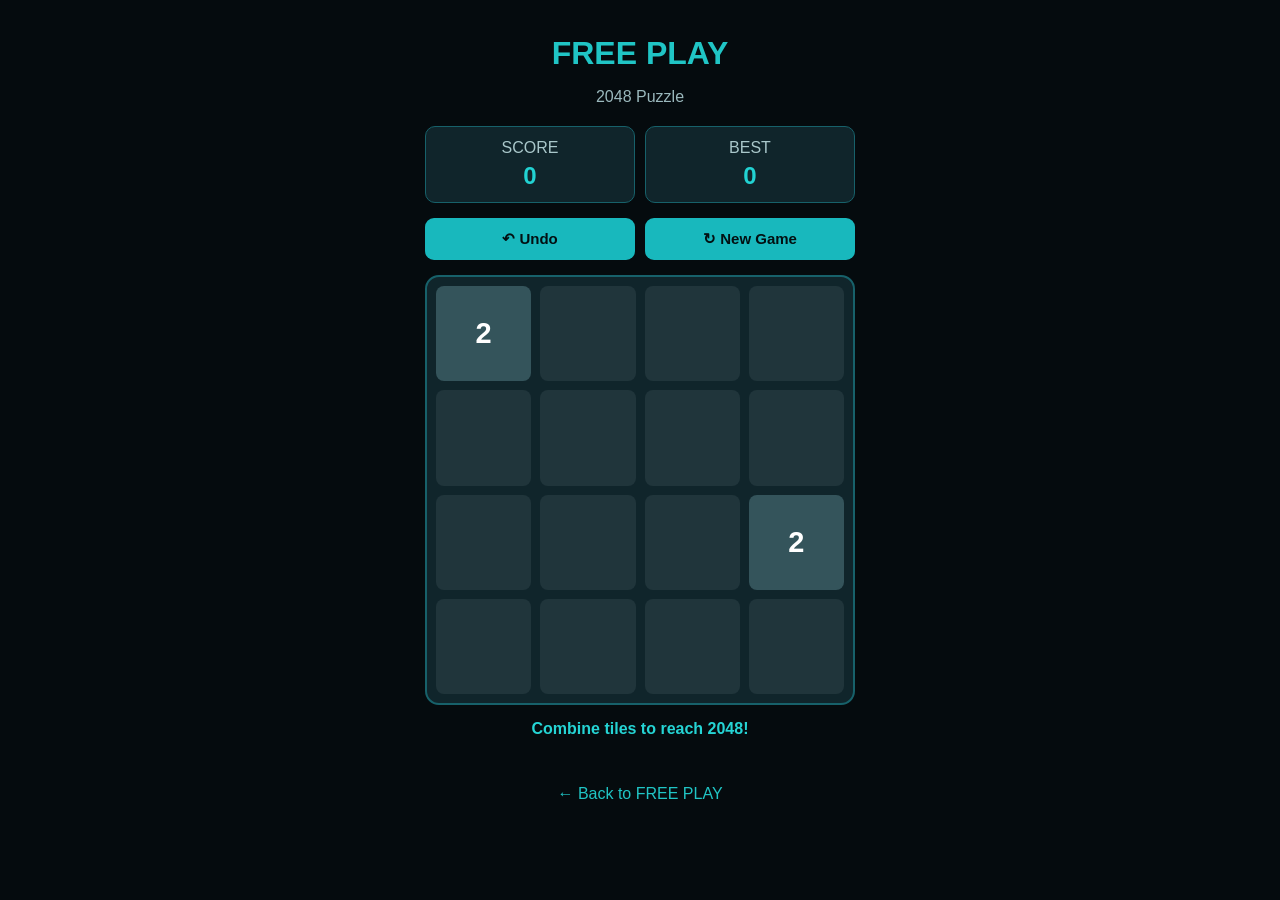
<file: games/2048.html>
<!DOCTYPE html>
<html lang="en">
<head>
<meta charset="UTF-8">
<meta name="viewport" content="width=device-width, initial-scale=1">
<title>2048 Puzzle | FREE PLAY</title>
<style>
*{box-sizing:border-box}
body{
 margin:0;padding:20px;background:#050b0e;color:white;
 font-family:Arial,sans-serif;display:flex;justify-content:center;
}
.container{width:100%;max-width:430px;text-align:center}
h1{color:#20c5c5;margin:15px 0 5px}
.subtitle{color:#9bb9bd;margin-bottom:20px}
.scores{display:flex;gap:10px;margin-bottom:15px}
.score{
 flex:1;background:#10252b;border:1px solid #17616a;
 border-radius:10px;padding:12px;color:#a9c7ca
}
.score strong{display:block;color:#22d2d2;font-size:24px;margin-top:5px}
.controls{display:flex;gap:10px;margin-bottom:15px}
button{
 border:0;border-radius:9px;padding:12px;
 background:#18b8bd;color:#031012;font-weight:bold;
 font-size:15px;cursor:pointer
}
.controls button{flex:1}
.board{
 display:grid;grid-template-columns:repeat(4,1fr);gap:9px;
 background:#10252b;border:2px solid #17616a;
 padding:9px;border-radius:14px;touch-action:none;
}
.tile{
 aspect-ratio:1;background:#20353b;border-radius:8px;
 display:flex;align-items:center;justify-content:center;
 font-size:clamp(19px,6vw,29px);font-weight:bold;color:white
}
.tile[data-value="2"]{background:#34545b}
.tile[data-value="4"]{background:#28747a}
.tile[data-value="8"]{background:#168e96}
.tile[data-value="16"]{background:#087c89}
.tile[data-value="32"]{background:#08718a}
.tile[data-value="64"]{background:#075d79}
.tile[data-value="128"]{background:#b28a37}
.tile[data-value="256"]{background:#c18b29}
.tile[data-value="512"]{background:#d17a25}
.tile[data-value="1024"]{background:#c95d35;font-size:22px}
.tile[data-value="2048"]{background:#e4b52c;color:#172024;font-size:22px}
.status{min-height:28px;margin:15px 0;color:#25d4d4;font-weight:bold}
.back{display:inline-block;margin-top:22px;color:#20c5c5;text-decoration:none}
</style>
</head>
<body>
<div class="container">
<h1>FREE PLAY</h1>
<p class="subtitle">2048 Puzzle</p>

<div class="scores">
 <div class="score">SCORE<strong id="score">0</strong></div>
 <div class="score">BEST<strong id="best">0</strong></div>
</div>

<div class="controls">
 <button id="undo">↶ Undo</button>
 <button id="restart">↻ New Game</button>
</div>

<div class="board" id="board"></div>
<div class="status" id="status">Combine tiles to reach 2048!</div>
<a class="back" href="../index.html">← Back to FREE PLAY</a>
</div>

<script>
const boardElement=document.getElementById("board");
const scoreElement=document.getElementById("score");
const bestElement=document.getElementById("best");
const statusElement=document.getElementById("status");

let board,score,best=0,previous=null,won=false,over=false;
try{best=Number(localStorage.getItem("freePlay2048Best"))||0}catch(e){}

function saveBest(){
 try{localStorage.setItem("freePlay2048Best",best)}catch(e){}
 bestElement.textContent=best;
}

function snapshot(){
 previous={board:board.slice(),score,won,over};
}

function addTile(){
 const empty=board.map((v,i)=>v===0?i:-1).filter(i=>i!==-1);
 if(!empty.length)return;
 const i=empty[Math.floor(Math.random()*empty.length)];
 board[i]=Math.random()<0.9?2:4;
}

function draw(){
 boardElement.innerHTML="";
 board.forEach(v=>{
  const tile=document.createElement("div");
  tile.className="tile";
  tile.dataset.value=v||"0";
  tile.textContent=v||"";
  boardElement.appendChild(tile);
 });
 scoreElement.textContent=score;
 bestElement.textContent=best;
}

function start(){
 board=Array(16).fill(0);
 score=0;won=false;over=false;previous=null;
 addTile();addTile();draw();
 statusElement.textContent="Combine tiles to reach 2048!";
}

function slideLine(line){
 let values=line.filter(v=>v!==0);
 for(let i=0;i<values.length-1;i++){
  if(values[i]===values[i+1]){
   values[i]*=2;
   score+=values[i];
   values.splice(i+1,1);
  }
 }
 while(values.length<4)values.push(0);
 return values;
}

function move(direction){
 if(over)return;
 const old=board.slice();
 snapshot();

 for(let n=0;n<4;n++){
  let indices=[];
  for(let k=0;k<4;k++){
   if(direction==="left")indices.push(n*4+k);
   if(direction==="right")indices.push(n*4+3-k);
   if(direction==="up")indices.push(k*4+n);
   if(direction==="down")indices.push((3-k)*4+n);
  }
  const result=slideLine(indices.map(i=>board[i]));
  indices.forEach((index,k)=>board[index]=result[k]);
 }

 if(board.every((v,i)=>v===old[i])){
  previous=null;
  return;
 }

 addTile();

 if(score>best){best=score;saveBest()}

 if(!won&&board.includes(2048)){
  won=true;
  statusElement.textContent="You reached 2048! 🎉 Keep playing!";
 }else if(!won){
  statusElement.textContent="Great move! Keep going!";
 }

 if(!board.includes(0)&&!hasMoves()){
  over=true;
  statusElement.textContent="Game Over! Start a new game.";
 }

 draw();
}

function hasMoves(){
 for(let i=0;i<16;i++){
  if(board[i]===0)return true;
  if(i%4!==3&&board[i]===board[i+1])return true;
  if(i<12&&board[i]===board[i+4])return true;
 }
 return false;
}

function undo(){
 if(!previous)return;
 board=previous.board;
 score=previous.score;
 won=previous.won;
 over=previous.over;
 previous=null;
 draw();
 statusElement.textContent="Previous move restored.";
}

document.addEventListener("keydown",e=>{
 const keys={
  ArrowLeft:"left",ArrowRight:"right",
  ArrowUp:"up",ArrowDown:"down"
 };
 if(keys[e.key]){
  e.preventDefault();
  move(keys[e.key]);
 }
});

let startX=0,startY=0;
boardElement.addEventListener("touchstart",e=>{
 const t=e.changedTouches[0];
 startX=t.clientX;startY=t.clientY;
},{passive:true});

boardElement.addEventListener("touchend",e=>{
 const t=e.changedTouches[0];
 const dx=t.clientX-startX,dy=t.clientY-startY;
 if(Math.max(Math.abs(dx),Math.abs(dy))<25)return;
 if(Math.abs(dx)>Math.abs(dy))
  move(dx>0?"right":"left");
 else
  move(dy>0?"down":"up");
},{passive:true});

document.getElementById("undo").onclick=undo;
document.getElementById("restart").onclick=start;

saveBest();
start();
</script>
</body>
</html>
</file>
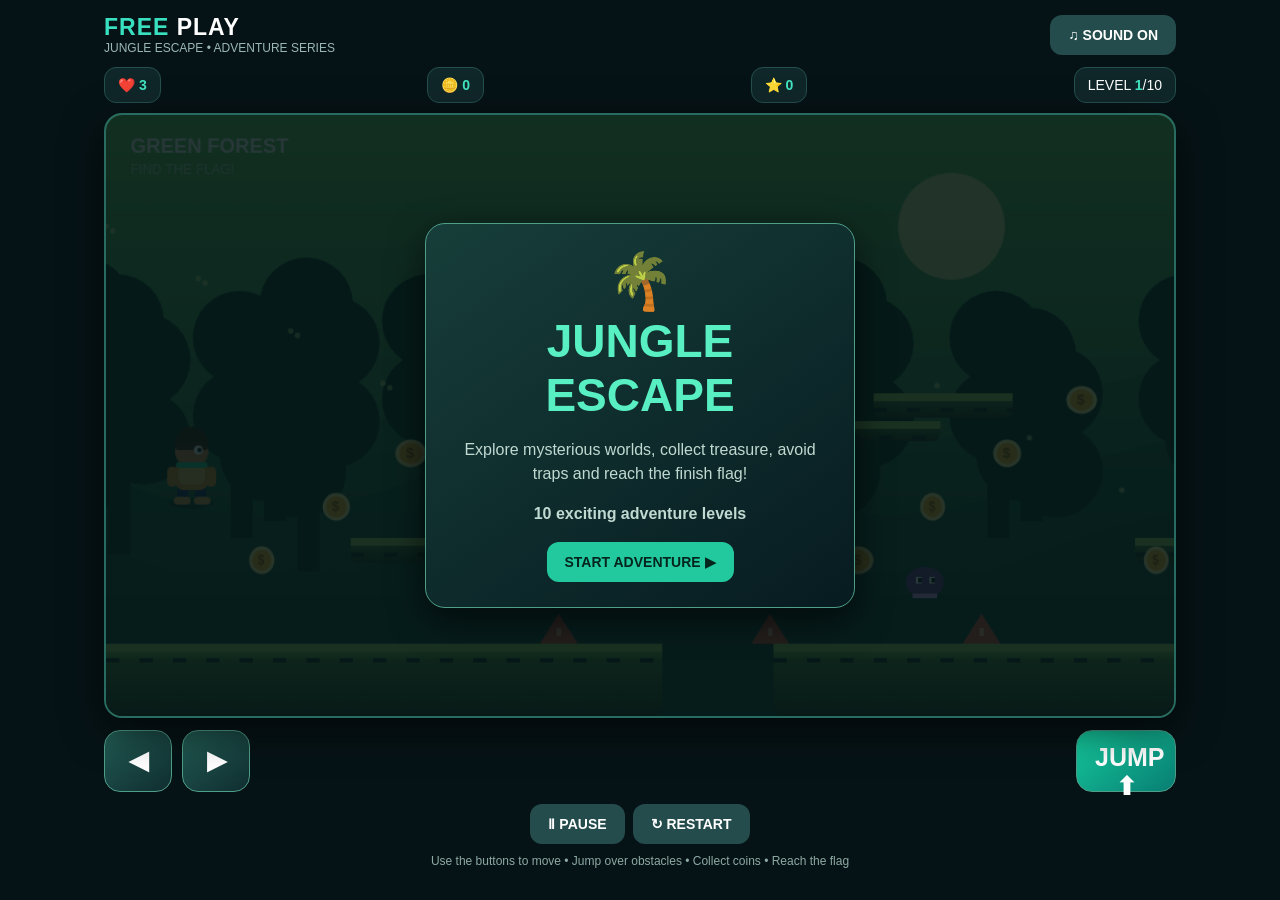
<file: games/jungle-escape.html>
<!DOCTYPE html>
<html lang="en">
<head>
<meta charset="UTF-8">
<meta name="viewport" content="width=device-width, initial-scale=1.0, maximum-scale=1.0, user-scalable=no">
<title>Jungle Escape | FREE PLAY</title>
<style>
*{box-sizing:border-box}
body{
 margin:0;background:#061316;color:white;
 font-family:Arial,sans-serif;overflow-x:hidden;
}
.game-shell{
 max-width:1100px;margin:auto;padding:14px;
}
.topbar{
 display:flex;justify-content:space-between;align-items:center;
 margin-bottom:12px;gap:10px;
}
.logo{font-size:23px;font-weight:900;color:#39e0c0;letter-spacing:1px}
.logo span{color:white}
.small{font-size:12px;color:#9bb8b4}
.stats{
 display:flex;justify-content:space-between;gap:8px;
 flex-wrap:wrap;margin-bottom:10px;
}
.stat{
 background:#10272a;border:1px solid #24504d;
 border-radius:12px;padding:9px 13px;font-size:14px;
}
.stat b{color:#42e4c0}
.game-frame{
 position:relative;border:2px solid #286b61;
 border-radius:18px;overflow:hidden;
 background:#102a2a;box-shadow:0 12px 40px #0009;
}
canvas{display:block;width:100%;height:auto;touch-action:none}
.overlay{
 position:absolute;inset:0;background:#031515d9;
 display:flex;align-items:center;justify-content:center;
 text-align:center;padding:20px;
}
.panel{
 background:linear-gradient(145deg,#173e3a,#071b20);
 border:1px solid #4e9e88;border-radius:20px;
 padding:25px;width:min(430px,95%);
 box-shadow:0 12px 35px #0009;
}
.panel h1{font-size:clamp(28px,6vw,46px);margin:0 0 8px;color:#58f0c3}
.panel p{color:#c0d9d1;line-height:1.5}
button{
 border:0;border-radius:12px;padding:12px 18px;
 background:#23c99e;color:#04251d;font-weight:900;
 font-size:14px;cursor:pointer;
}
button:active{transform:scale(.96)}
.secondary{background:#244c4c;color:white}
.game-buttons{
 display:flex;gap:8px;justify-content:center;flex-wrap:wrap;
 margin-top:12px;
}
.controls{
 display:flex;justify-content:space-between;align-items:center;
 gap:12px;margin-top:12px;user-select:none;
}
.pad{display:flex;gap:10px}
.control{
 width:68px;height:62px;border-radius:16px;
 background:linear-gradient(145deg,#225d54,#102d30);
 border:1px solid #4e9e88;color:white;
 font-size:25px;font-weight:bold;touch-action:none;
}
.jump{width:100px;background:linear-gradient(145deg,#16cda0,#087d72)}
.hint{text-align:center;color:#8eaaa4;font-size:12px;margin-top:10px}
@media(max-width:500px){
 .game-shell{padding:8px}
 .stat{padding:7px 9px;font-size:12px}
 .control{width:59px;height:57px}
 .jump{width:86px}
}
</style>
</head>
<body>
<div class="game-shell">
 <div class="topbar">
  <div>
   <div class="logo">FREE <span>PLAY</span></div>
   <div class="small">JUNGLE ESCAPE • ADVENTURE SERIES</div>
  </div>
  <button class="secondary" id="soundBtn">♫ SOUND ON</button>
 </div>

 <div class="stats">
  <div class="stat">❤️ <b id="lives">3</b></div>
  <div class="stat">🪙 <b id="coins">0</b></div>
  <div class="stat">⭐ <b id="score">0</b></div>
  <div class="stat">LEVEL <b id="level">1</b>/10</div>
 </div>

 <div class="game-frame">
  <canvas id="game" width="960" height="540"></canvas>
  <div class="overlay" id="overlay">
   <div class="panel">
    <div style="font-size:55px">🌴</div>
    <h1>JUNGLE ESCAPE</h1>
    <p>Explore mysterious worlds, collect treasure, avoid traps and reach the finish flag!</p>
    <p><b>10 exciting adventure levels</b></p>
    <button id="startBtn">START ADVENTURE ▶</button>
   </div>
  </div>
 </div>

 <div class="controls">
  <div class="pad">
   <button class="control" id="left">◀</button>
   <button class="control" id="right">▶</button>
  </div>
  <button class="control jump" id="jump">JUMP ⬆</button>
 </div>
 <div class="game-buttons">
  <button class="secondary" id="pauseBtn">Ⅱ PAUSE</button>
  <button class="secondary" id="restartBtn">↻ RESTART</button>
 </div>
 <div class="hint">Use the buttons to move • Jump over obstacles • Collect coins • Reach the flag</div>
</div>

<script>
const canvas=document.getElementById("game");
const ctx=canvas.getContext("2d");
const W=960,H=540;

const themes=[
 ["GREEN FOREST","#67c96b","#174d36","#a8e66d"],
 ["RIVER KINGDOM","#53bde0","#145477","#75e8ed"],
 ["CRYSTAL CAVE","#947ce0","#33235e","#d3aaff"],
 ["FROZEN MOUNTAIN","#a8dff5","#416d9c","#e5f8ff"],
 ["LOST DESERT","#f4bc66","#94552e","#ffdf85"],
 ["ANCIENT TEMPLE","#8fbd72","#345b39","#d5c47b"],
 ["PIRATE ISLAND","#64c7bd","#17616a","#f6d28b"],
 ["LAVA WORLD","#ed7953","#632d2d","#ffb04c"],
 ["SKY KINGDOM","#8bb8ff","#455d9d","#e4efff"],
 ["FINAL CASTLE","#a68bdc","#392a62","#f7c6ff"]
];

let level=0,score=0,coins=0,lives=3;
let running=false,paused=false,won=false;
let camera=0,worldWidth=3600;
let platforms=[],hazards=[],treasures=[],enemies=[],checkpoints=[];
let player={x:60,y:300,vx:0,vy:0,w:34,h:48,ground:false,face:1,inv:0};
let keys={left:false,right:false,jump:false};
let audio=null,soundOn=true;

function platform(x,y,w,h=25,type="normal"){
 platforms.push({x,y,w,h,type});
}
function buildLevel(){
 platforms=[];hazards=[];treasures=[];enemies=[];checkpoints=[];
 worldWidth=3600;
 platform(0,475,500,65);
 platform(600,475,500,65);
 platform(1200,475,500,65);
 platform(1800,475,500,65);
 platform(2400,475,500,65);
 platform(3000,475,600,65);

 // Elevated paths
 for(let i=0;i<14;i++){
  let x=220+i*235;
  let y=380-(i%3)*65;
  platform(x,y,125,22,i%4===0?"moving":"normal");
 }
 // Additional stepping stones
 for(let i=0;i<9;i++){
  platform(300+i*365,310-(i%3)*35,85,18);
 }
 // Hazards
 for(let i=0;i<17;i++){
  let x=390+i*190;
  hazards.push({x,y:448,w:34,h:27});
 }
 // Coins
 for(let i=0;i<50;i++){
  let x=140+i*67;
  let y=400-(i%4)*48;
  treasures.push({x,y,got:false});
 }
 // Enemies
 for(let i=0;i<12;i++){
  let x=450+i*270;
  enemies.push({x,y:430,home:x,dir:i%2?1:-1,alive:true});
 }
 checkpoints.push({x:1700,active:false});
 checkpoints.push({x:2800,active:false});
}

function startLevel(){
 buildLevel();
 player={x:60,y:370,vx:0,vy:0,w:34,h:48,ground:false,face:1,inv:0};
 camera=0;running=true;paused=false;won=false;
 document.getElementById("overlay").style.display="none";
 updateStats();
}
function updateStats(){
 document.getElementById("lives").textContent=lives;
 document.getElementById("coins").textContent=coins;
 document.getElementById("score").textContent=score;
 document.getElementById("level").textContent=level+1;
}
function sound(freq=500,duration=.09){
 if(!soundOn)return;
 try{
  audio=audio||new(window.AudioContext||window.webkitAudioContext)();
  if(audio.state==="suspended")audio.resume();
  let o=audio.createOscillator(),g=audio.createGain();
  o.connect(g);g.connect(audio.destination);
  o.frequency.value=freq;o.type="sine";
  g.gain.setValueAtTime(.08,audio.currentTime);
  g.gain.exponentialRampToValueAtTime(.001,audio.currentTime+duration);
  o.start();o.stop(audio.currentTime+duration);
 }catch(e){}
}
document.getElementById("soundBtn").onclick=()=>{
 soundOn=!soundOn;
 document.getElementById("soundBtn").textContent=soundOn?"♫ SOUND ON":"♫ SOUND OFF";
 if(soundOn)sound(700);
};
document.getElementById("startBtn").onclick=()=>{
 if(won){level=0;score=0;coins=0;lives=3;}
 startLevel();sound(650);
};
document.getElementById("restartBtn").onclick=()=>{if(running||won)startLevel();};
document.getElementById("pauseBtn").onclick=()=>{
 if(!running)return;
 paused=!paused;
 document.getElementById("pauseBtn").textContent=paused?"▶ RESUME":"Ⅱ PAUSE";
};

function bindButton(id,key){
 const el=document.getElementById(id);
 el.addEventListener("pointerdown",e=>{e.preventDefault();keys[key]=true;});
 ["pointerup","pointerleave","pointercancel"].forEach(ev=>
  el.addEventListener(ev,e=>{e.preventDefault();keys[key]=false;}));
}
bindButton("left","left");bindButton("right","right");bindButton("jump","jump");
window.addEventListener("keydown",e=>{
 if(["ArrowLeft","ArrowRight","ArrowUp"," ","a","d","w"].includes(e.key))e.preventDefault();
 if(e.key==="ArrowLeft"||e.key==="a")keys.left=true;
 if(e.key==="ArrowRight"||e.key==="d")keys.right=true;
 if(e.key==="ArrowUp"||e.key===" "||e.key==="w")keys.jump=true;
});
window.addEventListener("keyup",e=>{
 if(e.key==="ArrowLeft"||e.key==="a")keys.left=false;
 if(e.key==="ArrowRight"||e.key==="d")keys.right=false;
 if(e.key==="ArrowUp"||e.key===" "||e.key==="w")keys.jump=false;
});

function hit(a,b){
 return a.x<b.x+b.w&&a.x+a.w>b.x&&a.y<b.y+b.h&&a.y+a.h>b.y;
}
function damage(){
 if(player.inv>0)return;
 lives--;player.inv=90;player.vy=-8;
 sound(130,.2);
 if(lives<=0){
  running=false;showMessage("ADVENTURE OVER","Your journey has ended. Try again!","TRY AGAIN");
 }else{
  player.x=Math.max(60,player.x-130);
  player.y=300;player.vx=0;
 }
 updateStats();
}
function showMessage(title,desc,button){
 const ov=document.getElementById("overlay");
 ov.innerHTML=`<div class="panel"><div style="font-size:50px">🏆</div><h1>${title}</h1><p>${desc}</p><button id="again">${button}</button></div>`;
 ov.style.display="flex";
 document.getElementById("again").onclick=()=>{
  if(won){level=0;score=0;coins=0;lives=3;}
  startLevel();
 };
}
function completeLevel(){
 if(!running)return;
 running=false;won=true;sound(850,.3);
 if(level<9){
  showMessage("LEVEL COMPLETE!","Excellent! Get ready for the next world.","NEXT LEVEL");
  document.getElementById("again").onclick=()=>{
   level++;startLevel();sound(650);
  };
 }else{
  showMessage("YOU ARE THE CHAMPION!","You conquered all 10 worlds. Amazing adventure!","PLAY AGAIN");
 }
}

function update(){
 if(!running||paused)return;
 let speed=4.3;
 player.vx=0;
 if(keys.left){player.vx=-speed;player.face=-1;}
 if(keys.right){player.vx=speed;player.face=1;}
 player.x+=player.vx;
 player.x=Math.max(0,Math.min(worldWidth-player.w,player.x));
 if(keys.jump&&player.ground){
  player.vy=-13.5;player.ground=false;sound(430,.07);
 }
 player.vy+=.62;
 if(player.vy>14)player.vy=14;
 let oldY=player.y;
 player.y+=player.vy;
 player.ground=false;
 for(let p of platforms){
  if(player.x+player.w>p.x&&player.x<p.x+p.w&&
     oldY+player.h<=p.y&&player.y+player.h>=p.y&&player.vy>=0){
   player.y=p.y-player.h;player.vy=0;player.ground=true;
  }
 }
 // Coins
 for(let c of treasures){
  if(!c.got&&Math.abs((player.x+17)-c.x)<27&&Math.abs((player.y+20)-c.y)<30){
   c.got=true;coins++;score+=10;sound(850,.06);updateStats();
  }
 }
 // Hazards
 for(let h of hazards){
  if(hit(player,{x:h.x,y:h.y,w:h.w,h:h.h}))damage();
 }
 // Enemies
 for(let e of enemies){
  if(!e.alive)continue;
  e.x+=e.dir*1.1;
  if(Math.abs(e.x-e.home)>55)e.dir*=-1;
  let enemyBox={x:e.x,y:e.y-24,w:32,h:24};
  if(hit(player,enemyBox)){
   if(player.vy>1&&player.y+player.h<e.y-5){
    e.alive=false;player.vy=-9;score+=25;sound(300);updateStats();
   }else damage();
  }
 }
 // Checkpoints
 for(let c of checkpoints){
  if(player.x>c.x&&!c.active){c.active=true;score+=50;sound(700);updateStats();}
 }
 if(player.y>600)damage();
 if(player.x>worldWidth-100)completeLevel();
 if(player.inv>0)player.inv--;
 camera=Math.max(0,Math.min(worldWidth-W,player.x-330));
}

function rounded(x,y,w,h,r,color){
 ctx.fillStyle=color;ctx.beginPath();ctx.roundRect(x,y,w,h,r);ctx.fill();
}
function drawBackground(){
 let t=themes[level];
 let sky=ctx.createLinearGradient(0,0,0,H);
 sky.addColorStop(0,t[1]);sky.addColorStop(1,"#153e48");
 ctx.fillStyle=sky;ctx.fillRect(0,0,W,H);
 // Sun
 ctx.fillStyle="#fff6b8";ctx.globalAlpha=.75;
 ctx.beginPath();ctx.arc(760,100,48,0,Math.PI*2);ctx.fill();ctx.globalAlpha=1;
 // distant hills
 for(let layer=0;layer<3;layer++){
  ctx.fillStyle=layer===0?t[2]:"#174a42";
  ctx.globalAlpha=.24+layer*.13;
  ctx.beginPath();ctx.moveTo(0,H);
  for(let x=0;x<=W+50;x+=50){
   let y=260+layer*65+Math.sin((x+camera*(.12+layer*.12))/90)*35;
   ctx.lineTo(x,y);
  }
  ctx.lineTo(W,H);ctx.fill();ctx.globalAlpha=1;
 }
 // Jungle tree silhouettes
 for(let i=0;i<18;i++){
  let x=((i*170-camera*.35)%(W+200)+W+200)%(W+200)-80;
  let height=130+(i%4)*30;
  ctx.fillStyle="#123b31";
  ctx.fillRect(x+22,300-height/2,20,height);
  for(let j=0;j<4;j++){
   ctx.beginPath();ctx.arc(x+30+(j%2)*24,280-height/2+j*35,42,0,Math.PI*2);
   ctx.fill();
  }
 }
 // Decorative floating lights
 for(let i=0;i<18;i++){
  let x=(i*83-camera*.5)%(W+30);
  ctx.fillStyle="#eaffad";ctx.globalAlpha=.6;
  ctx.beginPath();ctx.arc(x,100+(i*47)%280,2.5,0,7);ctx.fill();
 }
 ctx.globalAlpha=1;
}
function drawPlatform(p){
 let x=p.x-camera;
 let t=themes[level];
 let grad=ctx.createLinearGradient(0,p.y,0,p.y+p.h);
 grad.addColorStop(0,t[3]);grad.addColorStop(.25,"#497d43");grad.addColorStop(1,"#263d2d");
 rounded(x,p.y,p.w,p.h,7,grad);
 ctx.fillStyle="#a4d76b";ctx.fillRect(x,p.y,p.w,7);
 for(let i=0;i<p.w;i+=30){
  ctx.fillStyle="#1d382d";ctx.fillRect(x+i,p.y+13,12,4);
 }
}
function drawHero(){
 let x=player.x-camera,y=player.y;
 if(player.inv>0&&Math.floor(player.inv/5)%2===0)return;
 ctx.save();ctx.translate(x+17,y+24);ctx.scale(player.face,1);
 // shadow
 ctx.fillStyle="#061b18";ctx.globalAlpha=.35;
 ctx.beginPath();ctx.ellipse(0,25,20,5,0,0,7);ctx.fill();ctx.globalAlpha=1;
 // legs
 rounded(-13,7,10,17,4,"#253b76");
 rounded(3,7,10,17,4,"#253b76");
 rounded(-16,19,15,7,4,"#e4a45e");
 rounded(2,19,15,7,4,"#e4a45e");
 // body
 rounded(-15,-13,30,26,8,"#e89a45");
 rounded(-12,-10,24,18,6,"#efc16b");
 // arms
 rounded(-22,-8,9,18,5,"#e89a45");
 rounded(13,-8,9,18,5,"#e89a45");
 // head
 ctx.fillStyle="#d99058";ctx.beginPath();ctx.arc(0,-22,15,0,7);ctx.fill();
 // hair
 ctx.fillStyle="#39291d";ctx.beginPath();ctx.arc(0,-29,15,Math.PI,Math.PI*2);ctx.fill();
 rounded(-15,-30,30,7,4,"#493022");
 // eyes
 ctx.fillStyle="#fff";ctx.beginPath();ctx.arc(6,-23,4,0,7);ctx.fill();
 ctx.fillStyle="#1b1b1b";ctx.beginPath();ctx.arc(7,-23,2,0,7);ctx.fill();
 // scarf
 rounded(-14,-12,28,5,2,"#28d8a1");
 ctx.restore();
}
function draw(){
 drawBackground();
 ctx.save();ctx.translate(-camera,0);
 // platforms
 platforms.forEach(drawPlatform);
 // hazards
 hazards.forEach(h=>{
  ctx.fillStyle="#df594b";ctx.beginPath();
  ctx.moveTo(h.x,h.y+h.h);ctx.lineTo(h.x+h.w/2,h.y);ctx.lineTo(h.x+h.w,h.y+h.h);ctx.fill();
  ctx.fillStyle="#ffb29a";ctx.fillRect(h.x+15,h.y+13,4,7);
 });
 // coins
 treasures.forEach(c=>{
  if(c.got)return;
  let pulse=1+Math.sin(Date.now()/160+c.x)*.12;
  ctx.save();ctx.translate(c.x,c.y);ctx.scale(pulse,1);
  ctx.fillStyle="#ffbd35";ctx.beginPath();ctx.arc(0,0,11,0,7);ctx.fill();
  ctx.strokeStyle="#fff0a3";ctx.lineWidth=3;ctx.stroke();
  ctx.fillStyle="#9c6016";ctx.font="bold 12px Arial";ctx.fillText("$",-4,4);
  ctx.restore();
 });
 // enemies
 enemies.forEach(e=>{
  if(!e.alive)return;
  ctx.fillStyle="#7541a4";ctx.beginPath();ctx.ellipse(e.x+16,e.y-10,17,14,0,0,7);ctx.fill();
  ctx.fillStyle="#fff";ctx.fillRect(e.x+8,e.y-15,5,6);ctx.fillRect(e.x+20,e.y-15,5,6);
  ctx.fillStyle="#16121e";ctx.fillRect(e.x+10,e.y-14,3,4);ctx.fillRect(e.x+22,e.y-14,3,4);
  ctx.fillStyle="#dca2ff";ctx.fillRect(e.x+5,e.y,22,4);
 });
 // checkpoints
 checkpoints.forEach(c=>{
  ctx.fillStyle=c.active?"#45edb2":"#b5c3be";
  ctx.fillRect(c.x,390,5,85);
  ctx.fillStyle=c.active?"#2df0aa":"#e7e7e7";
  ctx.beginPath();ctx.moveTo(c.x+5,392);ctx.lineTo(c.x+48,408);ctx.lineTo(c.x+5,424);ctx.fill();
 });
 // Finish flag
 ctx.fillStyle="#e9e9e9";ctx.fillRect(worldWidth-90,350,7,125);
 ctx.fillStyle="#f2d34e";ctx.beginPath();
 ctx.moveTo(worldWidth-83,352);ctx.lineTo(worldWidth-20,370);ctx.lineTo(worldWidth-83,394);ctx.fill();
 drawHero();
 ctx.restore();
 // Level title
 ctx.fillStyle="#ffffff";ctx.font="bold 18px Arial";
 ctx.fillText(themes[level][0],22,34);
 ctx.fillStyle="#ffffff99";ctx.font="12px Arial";
 ctx.fillText("FIND THE FLAG!",22,53);
 if(paused){
  ctx.fillStyle="#001a";ctx.fillRect(0,0,W,H);
  ctx.fillStyle="white";ctx.font="bold 42px Arial";ctx.textAlign="center";
  ctx.fillText("PAUSED",W/2,H/2);ctx.textAlign="left";
 }
}
function loop(){
 update();draw();requestAnimationFrame(loop);
}
buildLevel();draw();loop();
</script>
</body>
</html>
</file>
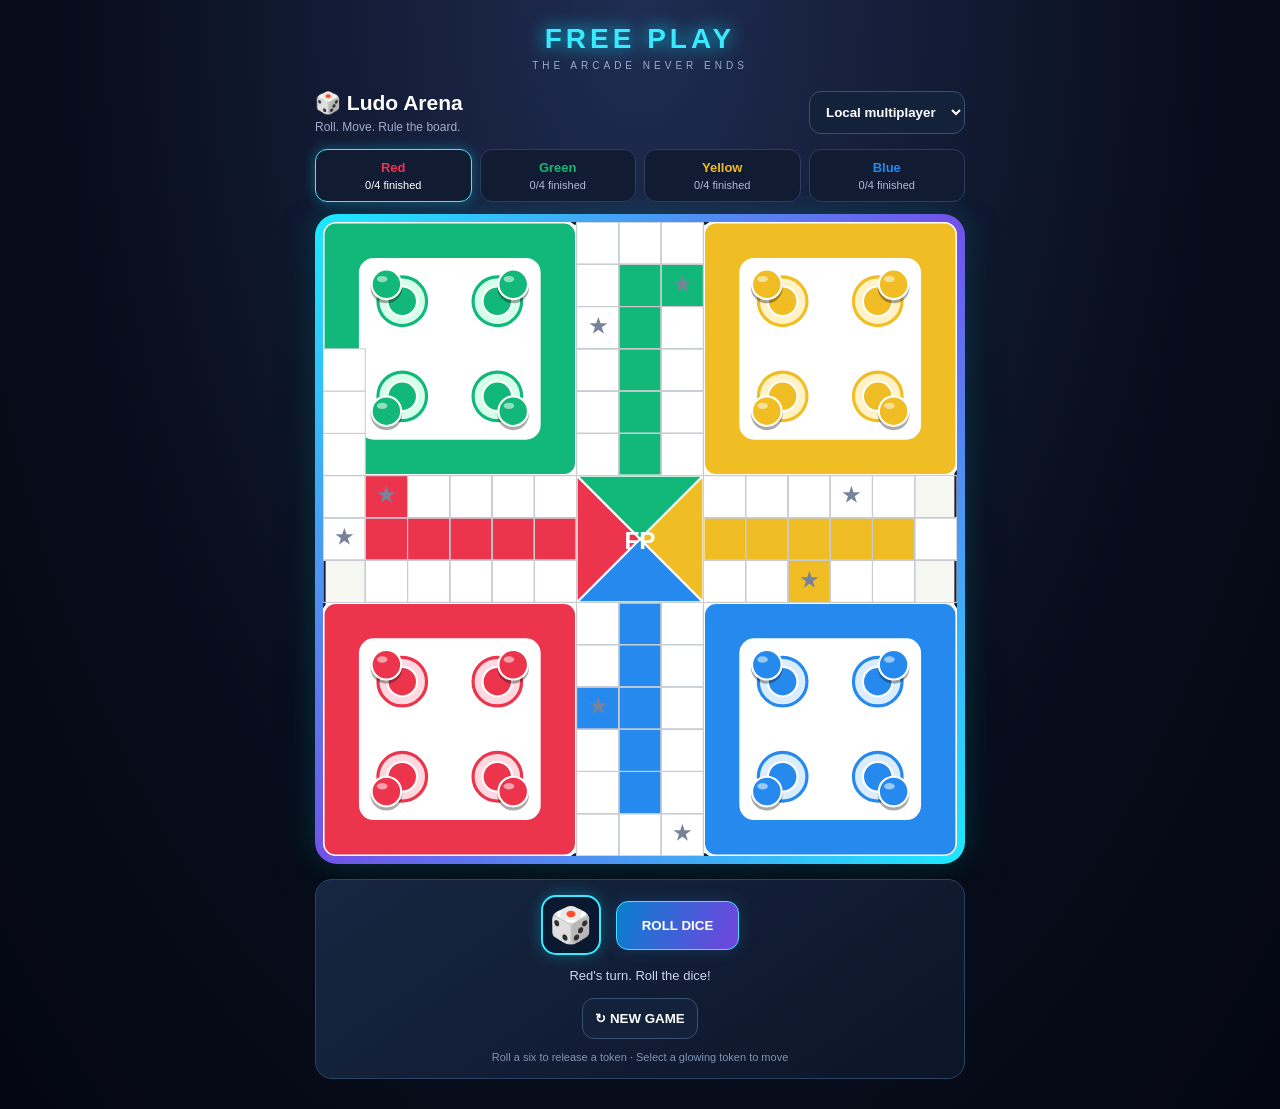
<file: games/ludo.html>
<!DOCTYPE html>
<html lang="en">
<head>
<meta charset="UTF-8">
<meta name="viewport" content="width=device-width,initial-scale=1">
<title>FREE PLAY | Ludo Arena</title>
<style>
*{box-sizing:border-box}
body{
 margin:0;padding:18px 12px 30px;
 background:radial-gradient(ellipse at top,#202d53,#080e1d 60%,#040711);
 color:white;font-family:Arial,sans-serif;text-align:center
}
header{margin:5px 0 20px}
.brand{font-size:28px;font-weight:900;letter-spacing:4px;color:#39eaff;text-shadow:0 0 18px #00dfff}
.sub{font-size:10px;letter-spacing:4px;color:#9caccb;margin-top:5px}
main{max-width:650px;margin:auto}
.top{display:flex;align-items:center;justify-content:space-between;gap:10px;margin-bottom:15px}
h1{font-size:21px;margin:0;text-align:left}
.hint{font-size:12px;color:#9eacc9;text-align:left;margin-top:5px}
button,select{
 border:1px solid #365174;background:#14213b;color:white;
 border-radius:12px;padding:12px;font-weight:bold
}
button{cursor:pointer}
button:disabled{opacity:.45;cursor:not-allowed}
select{max-width:160px}
.players{display:grid;grid-template-columns:repeat(4,1fr);gap:8px;margin-bottom:12px}
.player{padding:10px 3px;background:#111c32;border:1px solid #2c3d5d;border-radius:12px;color:#aebbd4;font-size:11px}
.player b{display:block;margin-bottom:4px;font-size:13px}
.player.active{border-color:#39eaff;box-shadow:0 0 13px #00dfff55;color:white}
.boardframe{
 padding:8px;border-radius:22px;
 background:linear-gradient(135deg,#1ceaff,#7351e9,#1ceaff);
 box-shadow:0 0 30px #00dfff35,0 15px 35px #0008
}
#board{display:block;width:100%;height:auto;border-radius:13px;background:#f7f7f2}
.controls{
 margin-top:15px;padding:15px;border:1px solid #2b4264;
 border-radius:17px;background:linear-gradient(145deg,#172641,#0c1528)
}
.dice-row{display:flex;align-items:center;justify-content:center;gap:15px}
#dice{
 width:60px;height:60px;border-radius:15px;background:#0a1830;
 border:2px solid #39eaff;display:grid;place-items:center;
 font-size:35px;box-shadow:0 0 15px #00dfff55
}
#dice.spin{animation:spin .45s ease}
@keyframes spin{to{transform:rotate(360deg) scale(1.08)}}
.primary{
 padding:16px 25px;background:linear-gradient(110deg,#087fce,#7444df);
 border-color:#48dfff;box-shadow:0 0 15px #236cba55
}
#message{font-size:13px;color:#c8d5eb;margin-top:13px;min-height:18px}
.actions{margin-top:12px}
.note{font-size:11px;color:#8093b5;margin-top:12px}
@media(max-width:430px){
 body{padding:12px 7px}
 .boardframe{padding:5px}
 .players{gap:5px}
 .player{font-size:10px;padding:8px 2px}
 .player b{font-size:11px}
 h1{font-size:17px}
 select{font-size:10px;padding:9px 5px}
}
</style>
</head>
<body>

<header>
 <div class="brand">FREE PLAY</div>
 <div class="sub">THE ARCADE NEVER ENDS</div>
</header>

<main>
 <div class="top">
  <div>
   <h1>🎲 Ludo Arena</h1>
   <div class="hint">Roll. Move. Rule the board.</div>
  </div>
  <select id="mode">
   <option value="local">Local multiplayer</option>
   <option value="computer">Vs computer</option>
  </select>
 </div>

 <div class="players" id="players"></div>

 <div class="boardframe">
  <svg id="board" viewBox="0 0 600 600" aria-label="Ludo board"></svg>
 </div>

 <div class="controls">
  <div class="dice-row">
   <div id="dice">🎲</div>
   <button class="primary" id="roll">ROLL DICE</button>
  </div>
  <div id="message">Red's turn. Roll the dice!</div>
  <div class="actions">
   <button id="new">↻ NEW GAME</button>
  </div>
  <div class="note">Roll a six to release a token · Select a glowing token to move</div>
 </div>
</main>

<script>
const NS="http://www.w3.org/2000/svg";
const $=id=>document.getElementById(id);

const names=["Red","Green","Yellow","Blue"];
const colors=["#ed344d","#12b879","#f1bd24","#2689ee"];
const pale=["#ffd9df","#d5ffeb","#fff2c5","#d9edff"];

// Correct starting positions in clockwise order.
const starts=[0,13,26,39];

const track=[
 [6,1],[6,2],[6,3],[6,4],[6,5],
 [5,6],[4,6],[3,6],[2,6],[1,6],[0,6],
 [0,7],[0,8],
 [1,8],[2,8],[3,8],[4,8],[5,8],
 [6,9],[6,10],[6,11],[6,12],[6,13],
 [7,14],[8,13],[8,12],[8,11],[8,10],[8,9],
 [9,8],[10,8],[11,8],[12,8],[13,8],[14,8],
 [14,7],[14,6],
 [13,6],[12,6],[11,6],[10,6],[9,6],
 [8,5],[8,4],[8,3],[8,2],[8,1],
 [7,0],[6,0],[5,0],[4,0],[3,0]
];

const lanes=[
 [[7,1],[7,2],[7,3],[7,4],[7,5]],
 [[1,7],[2,7],[3,7],[4,7],[5,7]],
 [[7,13],[7,12],[7,11],[7,10],[7,9]],
 [[13,7],[12,7],[11,7],[10,7],[9,7]]
];

// Token parking positions.
const bases=[
 [[10,1],[10,4],[13,1],[13,4]],
 [[1,1],[1,4],[4,1],[4,4]],
 [[1,10],[1,13],[4,10],[4,13]],
 [[10,10],[10,13],[13,10],[13,13]]
];

const safe=[0,8,13,21,26,34,39,47];

let state;
let turn=0;
let rolled=false;
let dice=0;
let finished=false;
let valid=[];
let busy=false;
let mode="local";
let audioContext=null;
let selectedToken=-1;
let turnTimer=null;
let rollTimer=null;

const wait=ms=>new Promise(resolve=>setTimeout(resolve,ms));

function sound(freq=500,duration=.09){
 try{
  const Audio=window.AudioContext||window.webkitAudioContext;
  if(!Audio)return;

  if(!audioContext)audioContext=new Audio();
  if(audioContext.state==="suspended")audioContext.resume();

  const oscillator=audioContext.createOscillator();
  const gain=audioContext.createGain();

  oscillator.type="sine";
  oscillator.frequency.value=freq;
  gain.gain.setValueAtTime(.07,audioContext.currentTime);
  gain.gain.exponentialRampToValueAtTime(.001,audioContext.currentTime+duration);

  oscillator.connect(gain);
  gain.connect(audioContext.destination);
  oscillator.start();
  oscillator.stop(audioContext.currentTime+duration);
 }catch(e){}
}

function svg(tag,attrs={},parent=$("board")){
 const el=document.createElementNS(NS,tag);
 Object.entries(attrs).forEach(([k,v])=>el.setAttribute(k,v));
 parent.appendChild(el);
 return el;
}

function rect(x,y,w,h,fill,stroke="#c6cbd2",sw=1,rx=0){
 return svg("rect",{x,y,width:w,height:h,fill,stroke,"stroke-width":sw,rx});
}

function text(x,y,value,size,fill,weight="bold"){
 const t=svg("text",{
  x,y,"font-size":size,fill,"font-weight":weight,
  "text-anchor":"middle","dominant-baseline":"middle"
 });
 t.textContent=value;
 return t;
}

function cell(r,c,fill="#fff"){
 rect(c*40,r*40,40,40,fill,"#c7ccd4",1);
}

function home(x,y,p){
 rect(x*40,y*40,240,240,colors[p],"#fff",3,12);
 rect(x*40+35,y*40+35,170,170,"#fff","#ffffff",2,13);

 const points=[
  [x*40+75,y*40+75],
  [x*40+165,y*40+75],
  [x*40+75,y*40+165],
  [x*40+165,y*40+165]
 ];

 points.forEach(([cx,cy])=>{
  svg("circle",{cx,cy,r:23,fill:pale[p],stroke:colors[p],"stroke-width":3});
  svg("circle",{cx,cy,r:14,fill:colors[p],stroke:"#fff","stroke-width":2});
 });
}

function buildBoard(){
 const b=$("board");
 b.innerHTML="";

 rect(0,0,600,600,"#f7f7f2","#17213a",5,8);

 home(0,0,1);
 home(9,0,2);
 home(0,9,0);
 home(9,9,3);

 track.forEach(([r,c],i)=>{
  let fill="#fff";

  if(i===starts[0])fill=colors[0];
  if(i===starts[1])fill=colors[1];
  if(i===starts[2])fill=colors[2];
  if(i===starts[3])fill=colors[3];

  cell(r,c,fill);

  if(safe.includes(i)){
   text(c*40+20,r*40+20,"★",19,"#77839a");
  }
 });

 lanes.forEach((lane,p)=>{
  lane.forEach(([r,c])=>cell(r,c,colors[p]));
 });

 svg("polygon",{
  points:"240,240 360,240 300,300",
  fill:colors[1],stroke:"#fff","stroke-width":2
 });
 svg("polygon",{
  points:"360,240 360,360 300,300",
  fill:colors[2],stroke:"#fff","stroke-width":2
 });
 svg("polygon",{
  points:"360,360 240,360 300,300",
  fill:colors[3],stroke:"#fff","stroke-width":2
 });
 svg("polygon",{
  points:"240,360 240,240 300,300",
  fill:colors[0],stroke:"#fff","stroke-width":2
 });

 text(300,303,"FP",23,"#fff");

 for(let r=0;r<15;r++){
  for(let c=0;c<15;c++){
   const isCross=(r>=6&&r<=8)||(c>=6&&c<=8);

   if(isCross&&!(r>=6&&r<=8&&c>=6&&c<=8)){
    svg("rect",{
     x:c*40,y:r*40,width:40,height:40,
     fill:"none",stroke:"#c8ccd2","stroke-width":1
    });
   }
  }
 }
}

function position(p,t){
 if(t.pos===-1)return bases[p][t.id];

 if(t.pos<52){
  return track[(starts[p]+t.pos)%52];
 }

 if(t.pos<57){
  return lanes[p][t.pos-52];
 }

 return [7,7];
}

function drawTokens(){
 $("board").querySelectorAll(".piece").forEach(e=>e.remove());

 state.forEach((arr,p)=>{
  arr.forEach(t=>{
   const [r,c]=position(p,t);

   const g=svg("g",{
    class:"piece",
    transform:`translate(${c*40+20},${r*40+20})`
   });

   const can=p===turn&&valid.includes(t.id)&&rolled&&!finished&&!busy;

   if(can){
    svg("circle",{
     cx:0,cy:0,r:19,fill:"none",
     stroke:"#00eaff","stroke-width":4
    },g);
   }

   svg("circle",{cx:0,cy:2,r:15,fill:"#0005"},g);
   svg("circle",{
    cx:0,cy:-1,r:14,fill:colors[p],
    stroke:"#fff","stroke-width":2
   },g);
   svg("ellipse",{cx:-4,cy:-6,rx:5,ry:3,fill:"#ffffff88"},g);

   if(can){
    const hit=svg("circle",{
     cx:0,cy:0,r:20,fill:"transparent",
     style:"cursor:pointer"
    },g);

    hit.addEventListener("click",()=>move(t.id));
   }
  });
 });
}

function render(){
 drawTokens();

 $("players").innerHTML="";

 names.forEach((n,p)=>{
  const el=document.createElement("div");
  el.className="player"+(p===turn&&!finished?" active":"");

  const b=document.createElement("b");
  b.style.color=colors[p];
  b.textContent=n;

  const count=document.createElement("span");
  count.textContent=state[p].filter(t=>t.pos===57).length+"/4 finished";

  el.appendChild(b);
  el.appendChild(count);
  $("players").appendChild(el);
 });

 if(finished){
  $("message").textContent=names[turn]+" wins! 🏆";
 }else if(busy){
  $("message").textContent=names[turn]+" is moving...";
 }else if(rolled){
  $("message").textContent="Select a glowing token.";
 }else{
  $("message").textContent=names[turn]+"'s turn. Roll the dice!";
 }

 $("roll").disabled=rolled||finished||busy||
  (mode==="computer"&&turn!==0);
}

function reset(){
 clearTimeout(turnTimer);
 clearInterval(rollTimer);

 state=names.map(()=>[0,1,2,3].map(id=>({id,pos:-1})));

 turn=0;
 rolled=false;
 dice=0;
 finished=false;
 valid=[];
 busy=false;
 selectedToken=-1;

 $("dice").textContent="🎲";
 render();
 scheduleCPU();
}

function scheduleCPU(){
 clearTimeout(turnTimer);

 if(mode==="computer"&&turn!==0&&!finished&&!busy){
  turnTimer=setTimeout(cpuTurn,750);
 }
}

function next(){
 turn=(turn+1)%4;
 rolled=false;
 valid=[];
 dice=0;

 $("dice").textContent="🎲";
 render();
 scheduleCPU();
}

function legalTokens(){
 return state[turn].filter(t=>{
  if(t.pos===-1)return dice===6;
  if(t.pos===57)return false;
  return t.pos+dice<=57;
 });
}

function roll(){
 if(rolled||finished||busy)return;
 if(mode==="computer"&&turn!==0)return;

 $("roll").disabled=true;

 const faces=["⚀","⚁","⚂","⚃","⚄","⚅"];

 $("dice").classList.remove("spin");
 void $("dice").offsetWidth;
 $("dice").classList.add("spin");

 let ticks=0;

 rollTimer=setInterval(()=>{
  $("dice").textContent=faces[Math.floor(Math.random()*6)];
  ticks++;

  if(ticks>=8){
   clearInterval(rollTimer);

   dice=Math.floor(Math.random()*6)+1;
   $("dice").textContent=faces[dice-1];
   sound(350+dice*80,.15);

   rolled=true;
   valid=legalTokens().map(t=>t.id);

   if(!valid.length){
    rolled=false;
    render();
    $("message").textContent="No valid move. Turn passed!";
    turnTimer=setTimeout(next,950);
    return;
   }

   render();

   if(mode==="computer"&&turn!==0){
    turnTimer=setTimeout(cpuMove,700);
   }
  }
 },65);
}

function captureTokens(){
 const moving=state[turn][selectedToken];

 if(moving.pos<0||moving.pos>=52)return false;

 const square=(starts[turn]+moving.pos)%52;

 if(safe.includes(square))return false;

 let captured=false;

 state.forEach((arr,p)=>{
  if(p===turn)return;

  arr.forEach(other=>{
   if(
    other.pos>=0&&other.pos<52&&
    (starts[p]+other.pos)%52===square
   ){
    other.pos=-1;
    captured=true;
   }
  });
 });

 return captured;
}

async function move(id){
 if(!rolled||!valid.includes(id)||finished||busy)return;

 clearTimeout(turnTimer);

 busy=true;
 selectedToken=id;

 const moving=state[turn][id];
 const wasSix=dice===6;
 const steps=dice;

 rolled=false;
 valid=[];
 render();

 // Leaving home: move directly to the coloured starting square.
 if(moving.pos===-1){
  moving.pos=0;
  sound(650,.12);
  render();
  await wait(250);
 }else{
  // Move one square at a time, including the home lane.
  for(let i=0;i<steps;i++){
   moving.pos++;
   sound(440,.045);
   render();
   await wait(140);
  }
 }

 const captured=captureTokens();

 if(captured){
  sound(780,.2);
 }

 busy=false;
 selectedToken=-1;

 if(state[turn].every(t=>t.pos===57)){
  finished=true;
  render();
  sound(900,.45);
  return;
 }

 if(wasSix||captured){
  $("dice").textContent="🎲";
  render();

  $("message").textContent=captured
   ?"Token captured! Play again."
   :"You rolled a six! Play again.";

  sound(650,.14);
  scheduleCPU();
 }else{
  next();
 }
}

function cpuTurn(){
 if(mode!=="computer"||turn===0||rolled||finished||busy)return;
 roll();
}

function cpuMove(){
 if(mode!=="computer"||turn===0||!rolled||!valid.length||busy)return;

 const options=valid.map(id=>state[turn][id]);

 // First preference: release a token.
 let choice=options.find(t=>t.pos===-1);

 // Second preference: finish a token.
 if(!choice){
  choice=options.find(t=>t.pos+dice===57);
 }

 // Third preference: capture an opponent.
 if(!choice){
  choice=options.find(t=>{
   const destination=t.pos+dice;
   if(destination>=52)return false;

   const square=(starts[turn]+destination)%52;

   if(safe.includes(square))return false;

   return state.some((arr,p)=>
    p!==turn&&arr.some(other=>
     other.pos>=0&&other.pos<52&&
     (starts[p]+other.pos)%52===square
    )
   );
  });
 }

 // Otherwise choose a legal move.
 if(!choice){
  choice=options[Math.floor(Math.random()*options.length)];
 }

 move(choice.id);
}

$("roll").onclick=roll;

$("new").onclick=()=>{
 if(!busy)reset();
};

$("mode").onchange=e=>{
 mode=e.target.value;
 reset();
};

buildBoard();
reset();
</script>
</body>
</html>
</file>
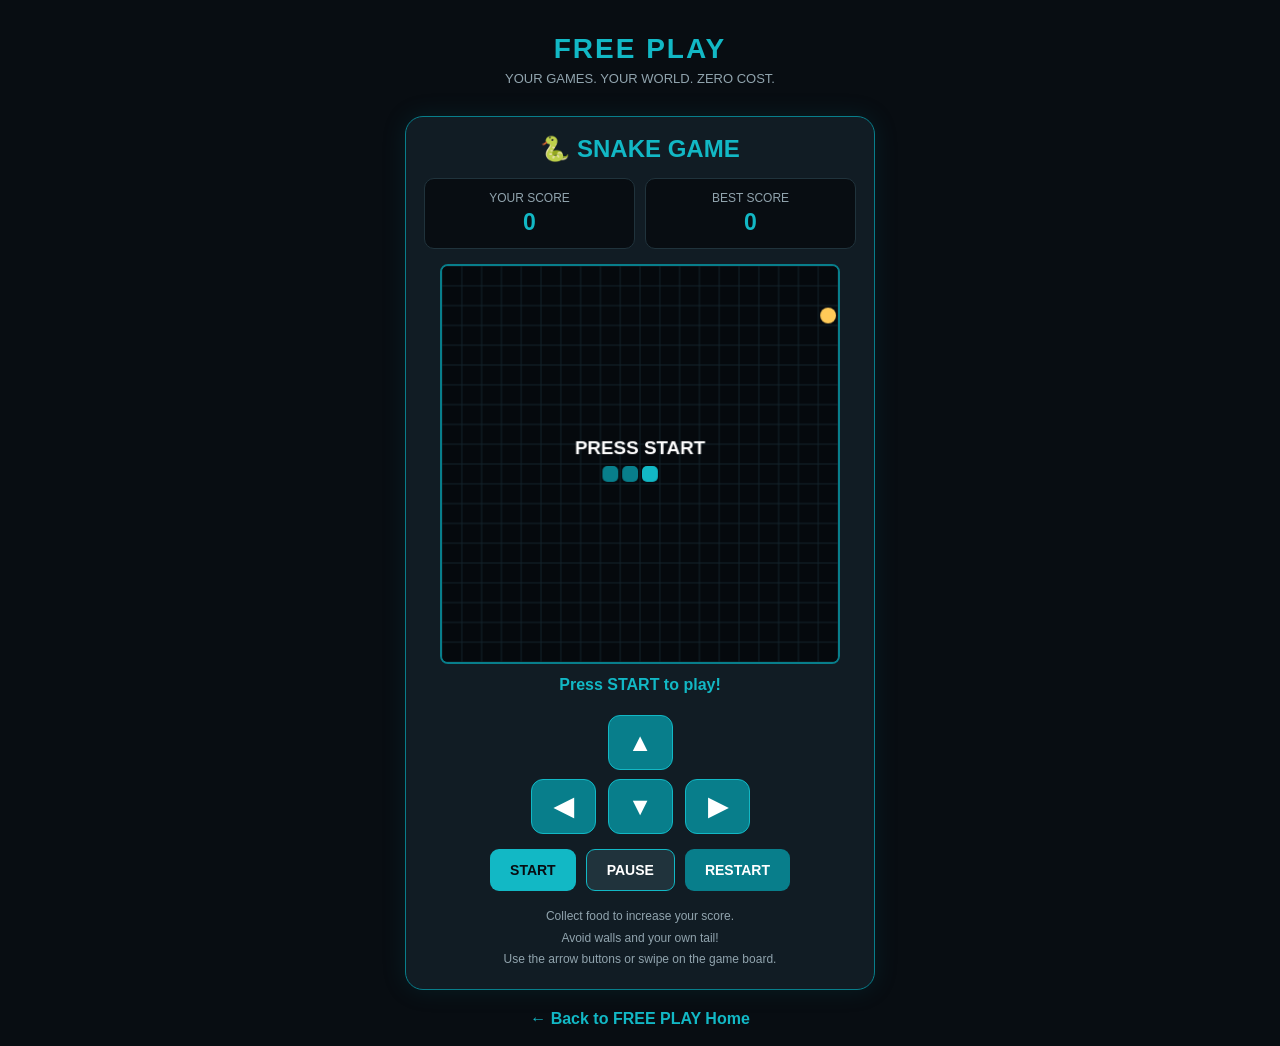
<file: games/snake.html>
<!DOCTYPE html>
<html lang="en">
<head>
<meta charset="UTF-8">
<meta name="viewport" content="width=device-width, initial-scale=1.0, maximum-scale=1.0, user-scalable=no">
<meta name="theme-color" content="#080D12">
<title>Snake Game | FREE PLAY</title>

<style>
* {
    margin: 0;
    padding: 0;
    box-sizing: border-box;
}

body {
    font-family: Arial, sans-serif;
    background: #080D12;
    color: white;
    min-height: 100vh;
    text-align: center;
    padding: 18px;
    user-select: none;
}

header {
    padding: 15px;
    margin-bottom: 15px;
}

.logo {
    color: #12B8C5;
    font-size: 28px;
    font-weight: 900;
    letter-spacing: 2px;
}

.subtitle {
    color: #91A4AE;
    margin-top: 6px;
    font-size: 13px;
}

.container {
    max-width: 470px;
    margin: auto;
    background: #111C24;
    border: 1px solid #087E8B;
    border-radius: 18px;
    padding: 18px;
    box-shadow: 0 0 25px #087E8B25;
}

h2 {
    color: #12B8C5;
    margin-bottom: 15px;
}

.scoreboard {
    display: flex;
    justify-content: space-around;
    margin-bottom: 15px;
    gap: 10px;
}

.score-box {
    background: #080D12;
    padding: 12px;
    border-radius: 10px;
    flex: 1;
    border: 1px solid #20333C;
}

.score-box p {
    color: #91A4AE;
    font-size: 12px;
}

.score-box h3 {
    color: #12B8C5;
    font-size: 23px;
    margin-top: 4px;
}

#gameCanvas {
    display: block;
    width: 100%;
    max-width: 400px;
    height: auto;
    margin: auto;
    background: #05090D;
    border: 2px solid #087E8B;
    border-radius: 8px;
    touch-action: none;
}

.message {
    color: #12B8C5;
    min-height: 24px;
    margin: 12px 0;
    font-weight: bold;
}

.controls {
    display: flex;
    flex-direction: column;
    align-items: center;
    gap: 9px;
    margin: 15px auto;
}

.control-row {
    display: flex;
    gap: 12px;
}

.arrow {
    width: 65px;
    height: 55px;
    border: 1px solid #12B8C5;
    border-radius: 12px;
    background: #087E8B;
    color: white;
    font-size: 25px;
    font-weight: bold;
    cursor: pointer;
    touch-action: manipulation;
}

.arrow:active {
    background: #12B8C5;
    transform: scale(.95);
}

.actions {
    display: flex;
    justify-content: center;
    flex-wrap: wrap;
    gap: 10px;
    margin-top: 15px;
}

.action-btn {
    border: none;
    border-radius: 9px;
    padding: 12px 20px;
    font-weight: bold;
    cursor: pointer;
    font-size: 14px;
}

.start {
    background: #12B8C5;
    color: #080D12;
}

.pause {
    background: #20333C;
    color: white;
    border: 1px solid #12B8C5;
}

.restart {
    background: #087E8B;
    color: white;
}

.back {
    display: inline-block;
    margin-top: 20px;
    text-decoration: none;
    color: #12B8C5;
    font-weight: bold;
}

.instructions {
    color: #91A4AE;
    font-size: 12px;
    line-height: 1.8;
    margin-top: 15px;
}

button:focus-visible,
a:focus-visible {
    outline: 2px solid white;
    outline-offset: 3px;
}

@media (max-width: 380px) {
    .container {
        padding: 12px;
    }

    .arrow {
        width: 58px;
        height: 50px;
    }
}
</style>
</head>

<body>

<header>
    <div class="logo">FREE PLAY</div>
    <p class="subtitle">YOUR GAMES. YOUR WORLD. ZERO COST.</p>
</header>

<div class="container">

    <h2>🐍 SNAKE GAME</h2>

    <div class="scoreboard">
        <div class="score-box">
            <p>YOUR SCORE</p>
            <h3 id="score">0</h3>
        </div>

        <div class="score-box">
            <p>BEST SCORE</p>
            <h3 id="best">0</h3>
        </div>
    </div>

    <canvas id="gameCanvas"
            width="400"
            height="400">
    </canvas>

    <div class="message" id="message">
        Press START to play!
    </div>

    <!-- TOUCH CONTROLS -->

    <div class="controls">

        <button class="arrow" onclick="changeDirection('UP')">
            ▲
        </button>

        <div class="control-row">

            <button class="arrow"
                    onclick="changeDirection('LEFT')">
                ◀
            </button>

            <button class="arrow"
                    onclick="changeDirection('DOWN')">
                ▼
            </button>

            <button class="arrow"
                    onclick="changeDirection('RIGHT')">
                ▶
            </button>

        </div>

    </div>

    <!-- GAME BUTTONS -->

    <div class="actions">

        <button class="action-btn start"
                onclick="startGame()">
            START
        </button>

        <button class="action-btn pause"
                onclick="pauseGame()">
            PAUSE
        </button>

        <button class="action-btn restart"
                onclick="restartGame()">
            RESTART
        </button>

    </div>

    <p class="instructions">
        Collect food to increase your score.<br>
        Avoid walls and your own tail!<br>
        Use the arrow buttons or swipe on the game board.
    </p>

</div>

<a class="back" href="../index.html">
    ← Back to FREE PLAY Home
</a>


<script>

const canvas = document.getElementById("gameCanvas");
const ctx = canvas.getContext("2d");

const tile = 20;
const count = 20;

let snake;
let food;
let direction;
let nextDirection;
let score = 0;
let best = 0;
let gameTimer = null;
let running = false;
let gameOver = false;

try {
    best = Number(localStorage.getItem("freeplaySnakeBest")) || 0;
} catch (error) {
    best = 0;
}

document.getElementById("best").textContent = best;


function updateScore() {
    document.getElementById("score").textContent = score;
    document.getElementById("best").textContent = best;
}


function createFood() {
    let position;

    do {
        position = {
            x: Math.floor(Math.random() * count),
            y: Math.floor(Math.random() * count)
        };
    } while (snake.some(part =>
        part.x === position.x &&
        part.y === position.y
    ));

    food = position;
}


function resetBoard() {
    snake = [
        {x: 10, y: 10},
        {x: 9, y: 10},
        {x: 8, y: 10}
    ];

    direction = "RIGHT";
    nextDirection = "RIGHT";
    score = 0;

    createFood();
    updateScore();
    draw();
}


function draw() {

    ctx.fillStyle = "#05090D";
    ctx.fillRect(0, 0, 400, 400);

    // Grid

    ctx.strokeStyle = "#14252D";
    ctx.lineWidth = 1;

    for (let i = 0; i <= 400; i += tile) {
        ctx.beginPath();
        ctx.moveTo(i, 0);
        ctx.lineTo(i, 400);
        ctx.stroke();

        ctx.beginPath();
        ctx.moveTo(0, i);
        ctx.lineTo(400, i);
        ctx.stroke();
    }

    // Food

    ctx.fillStyle = "#FFCA58";
    ctx.beginPath();
    ctx.arc(
        food.x * tile + 10,
        food.y * tile + 10,
        8,
        0,
        Math.PI * 2
    );
    ctx.fill();

    // Snake

    snake.forEach((part, index) => {

        ctx.fillStyle =
            index === 0 ? "#12B8C5" : "#087E8B";

        ctx.beginPath();
        ctx.roundRect(
            part.x * tile + 2,
            part.y * tile + 2,
            tile - 4,
            tile - 4,
            5
        );
        ctx.fill();

    });

    if (!running) {
        ctx.fillStyle = "#FFFFFF";
        ctx.textAlign = "center";
        ctx.font = "bold 19px Arial";

        let text = gameOver
            ? "GAME OVER"
            : "PRESS START";

        ctx.fillText(text, 200, 190);
    }
}


function changeDirection(newDirection) {

    const opposite = {
        UP: "DOWN",
        DOWN: "UP",
        LEFT: "RIGHT",
        RIGHT: "LEFT"
    };

    if (newDirection === opposite[direction]) return;

    if (!running || gameOver) return;

    if (newDirection !== direction) {
        nextDirection = newDirection;
    }
}


function moveSnake() {

    if (!running) return;

    direction = nextDirection;

    const head = {...snake[0]};

    if (direction === "UP") head.y--;
    if (direction === "DOWN") head.y++;
    if (direction === "LEFT") head.x--;
    if (direction === "RIGHT") head.x++;

    const eating =
        head.x === food.x && head.y === food.y;

    const bodyToCheck = eating
        ? snake
        : snake.slice(0, -1);

    const hitWall =
        head.x < 0 ||
        head.x >= count ||
        head.y < 0 ||
        head.y >= count;

    const hitSnake = bodyToCheck.some(part =>
        part.x === head.x && part.y === head.y
    );

    if (hitWall || hitSnake) {
        endGame();
        return;
    }

    snake.unshift(head);

    if (eating) {
        score += 10;

        if (score > best) {
            best = score;

            try {
                localStorage.setItem(
                    "freeplaySnakeBest",
                    best
                );
            } catch (error) {}
        }

        createFood();
        updateScore();

    } else {
        snake.pop();
    }

    draw();
}


function startGame() {

    if (running) return;

    if (gameOver) {
        resetBoard();
        gameOver = false;
    }

    running = true;

    document.getElementById("message").textContent =
        "Game running! Good luck!";

    draw();

    clearInterval(gameTimer);
    gameTimer = setInterval(moveSnake, 115);
}


function pauseGame() {

    if (!running) return;

    running = false;
    clearInterval(gameTimer);

    document.getElementById("message").textContent =
        "Game paused. Press START to continue.";

    draw();
}


function endGame() {

    running = false;
    gameOver = true;

    clearInterval(gameTimer);

    document.getElementById("message").textContent =
        "Game over! Final score: " + score;

    draw();
}


function restartGame() {

    clearInterval(gameTimer);

    running = false;
    gameOver = false;

    resetBoard();

    document.getElementById("message").textContent =
        "New game ready! Press START.";

}


document.addEventListener("keydown", function(event) {

    const keys = {
        ArrowUp: "UP",
        ArrowDown: "DOWN",
        ArrowLeft: "LEFT",
        ArrowRight: "RIGHT"
    };

    if (keys[event.key]) {
        event.preventDefault();
        changeDirection(keys[event.key]);
    }

    if (event.key === " " && running) {
        pauseGame();
    }

});


/* SWIPE CONTROLS FOR TABLETS */

let touchStartX = 0;
let touchStartY = 0;

canvas.addEventListener("touchstart", function(event) {
    const touch = event.changedTouches[0];

    touchStartX = touch.clientX;
    touchStartY = touch.clientY;

}, {passive: true});


canvas.addEventListener("touchend", function(event) {

    const touch = event.changedTouches[0];

    const dx = touch.clientX - touchStartX;
    const dy = touch.clientY - touchStartY;

    if (Math.max(Math.abs(dx), Math.abs(dy)) < 15) return;

    if (Math.abs(dx) > Math.abs(dy)) {
        changeDirection(dx > 0 ? "RIGHT" : "LEFT");
    } else {
        changeDirection(dy > 0 ? "DOWN" : "UP");
    }

}, {passive: true});


resetBoard();

</script>

</body>
</html>
</file>
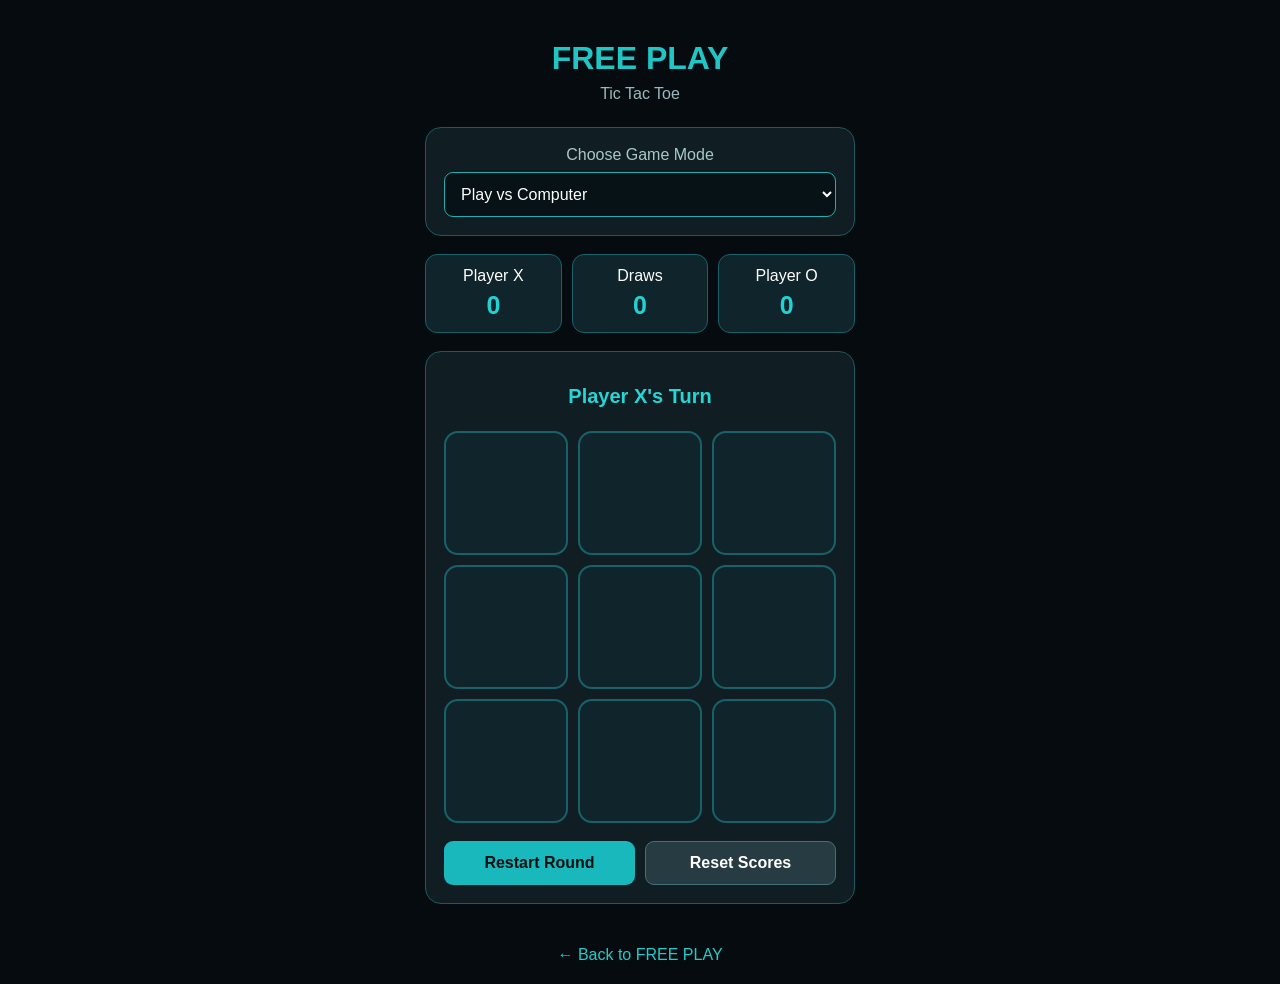
<file: games/tictactoe.html>
<!DOCTYPE html>
<html lang="en">
<head>
<meta charset="UTF-8">
<meta name="viewport" content="width=device-width, initial-scale=1.0">
<title>Tic Tac Toe | FREE PLAY</title>

<style>
* {
    box-sizing: border-box;
    margin: 0;
    padding: 0;
}

body {
    min-height: 100vh;
    background: #050b0e;
    color: white;
    font-family: Arial, sans-serif;
    display: flex;
    justify-content: center;
    padding: 20px;
}

.container {
    width: 100%;
    max-width: 430px;
    text-align: center;
}

h1 {
    color: #20c5c5;
    margin: 20px 0 8px;
    font-size: 32px;
}

.subtitle {
    color: #9bb9bd;
    margin-bottom: 24px;
}

.panel {
    background: #101e23;
    border: 1px solid #1c5960;
    border-radius: 16px;
    padding: 18px;
    margin-bottom: 18px;
}

label {
    display: block;
    color: #a9c7ca;
    margin-bottom: 8px;
}

select, button {
    font-size: 16px;
    border-radius: 9px;
    padding: 12px;
}

select {
    width: 100%;
    color: white;
    background: #071216;
    border: 1px solid #20aeb3;
}

.scoreboard {
    display: grid;
    grid-template-columns: repeat(3, 1fr);
    gap: 10px;
    margin-bottom: 18px;
}

.score {
    background: #10252b;
    border: 1px solid #17616a;
    border-radius: 12px;
    padding: 12px 5px;
}

.score strong {
    display: block;
    color: #22d2d2;
    font-size: 25px;
    margin-top: 6px;
}

.status {
    color: #26d5d5;
    font-size: 20px;
    font-weight: bold;
    min-height: 28px;
    margin: 15px 0;
}

.board {
    display: grid;
    grid-template-columns: repeat(3, 1fr);
    gap: 10px;
    margin: 18px 0;
}

.cell {
    aspect-ratio: 1;
    background: #10252b;
    border: 2px solid #17616a;
    border-radius: 14px;
    color: white;
    font-size: clamp(42px, 13vw, 65px);
    font-weight: bold;
    cursor: pointer;
}

.cell:disabled {
    cursor: default;
    opacity: 1;
}

.cell.x {
    color: #26d5d5;
}

.cell.o {
    color: #ffbd59;
}

.cell.winner {
    background: #18545b;
    border-color: #43eeee;
}

.controls {
    display: grid;
    grid-template-columns: 1fr 1fr;
    gap: 10px;
}

.action {
    border: none;
    background: #18b8bd;
    color: #031012;
    font-weight: bold;
    cursor: pointer;
}

.action.secondary {
    background: #263b42;
    color: white;
    border: 1px solid #42717a;
}

.action:active {
    transform: scale(0.97);
}

.back {
    display: inline-block;
    color: #21cccc;
    text-decoration: none;
    margin-top: 24px;
}
</style>
</head>

<body>
<div class="container">

    <h1>FREE PLAY</h1>
    <p class="subtitle">Tic Tac Toe</p>

    <div class="panel">
        <label for="mode">Choose Game Mode</label>
        <select id="mode">
            <option value="computer">Play vs Computer</option>
            <option value="two">Two Players</option>
        </select>
    </div>

    <div class="scoreboard">
        <div class="score">Player X<strong id="scoreX">0</strong></div>
        <div class="score">Draws<strong id="scoreDraw">0</strong></div>
        <div class="score">Player O<strong id="scoreO">0</strong></div>
    </div>

    <div class="panel">
        <div class="status" id="status">Player X's Turn</div>

        <div class="board" id="board">
            <button class="cell" data-index="0"></button>
            <button class="cell" data-index="1"></button>
            <button class="cell" data-index="2"></button>
            <button class="cell" data-index="3"></button>
            <button class="cell" data-index="4"></button>
            <button class="cell" data-index="5"></button>
            <button class="cell" data-index="6"></button>
            <button class="cell" data-index="7"></button>
            <button class="cell" data-index="8"></button>
        </div>

        <div class="controls">
            <button class="action" id="restart">Restart Round</button>
            <button class="action secondary" id="newGame">Reset Scores</button>
        </div>
    </div>

    <a class="back" href="../index.html">← Back to FREE PLAY</a>

</div>

<script>
const cells = [...document.querySelectorAll(".cell")];
const statusText = document.getElementById("status");
const mode = document.getElementById("mode");

const scoreXText = document.getElementById("scoreX");
const scoreOText = document.getElementById("scoreO");
const scoreDrawText = document.getElementById("scoreDraw");

const winningLines = [
    [0,1,2], [3,4,5], [6,7,8],
    [0,3,6], [1,4,7], [2,5,8],
    [0,4,8], [2,4,6]
];

let board = Array(9).fill("");
let currentPlayer = "X";
let gameOver = false;
let scores = { X: 0, O: 0, draw: 0 };

function updateScores() {
    scoreXText.textContent = scores.X;
    scoreOText.textContent = scores.O;
    scoreDrawText.textContent = scores.draw;
}

function checkWinner() {
    for (const line of winningLines) {
        const [a, b, c] = line;

        if (board[a] &&
            board[a] === board[b] &&
            board[b] === board[c]) {
            return line;
        }
    }
    return null;
}

function finishTurn() {
    const winningLine = checkWinner();

    if (winningLine) {
        gameOver = true;
        winningLine.forEach(i => cells[i].classList.add("winner"));

        statusText.textContent = currentPlayer + " Wins! 🎉";
        scores[currentPlayer]++;
        updateScores();
        return true;
    }

    if (board.every(cell => cell !== "")) {
        gameOver = true;
        statusText.textContent = "It's a Draw!";
        scores.draw++;
        updateScores();
        return true;
    }

    currentPlayer = currentPlayer === "X" ? "O" : "X";
    statusText.textContent = "Player " + currentPlayer + "'s Turn";
    return false;
}

function makeMove(index) {
    if (gameOver || board[index] !== "") return;

    board[index] = currentPlayer;
    cells[index].textContent = currentPlayer;
    cells[index].classList.add(currentPlayer.toLowerCase());
    cells[index].disabled = true;

    finishTurn();

    if (!gameOver &&
        mode.value === "computer" &&
        currentPlayer === "O") {
        setTimeout(computerMove, 350);
    }
}

function computerMove() {
    if (gameOver) return;

    const empty = board
        .map((value, index) => value === "" ? index : -1)
        .filter(index => index !== -1);

    // Try to win
    let move = findBestMove("O");

    // Block the player's winning move
    if (move === null) move = findBestMove("X");

    // Prefer the centre
    if (move === null && board[4] === "") move = 4;

    // Otherwise choose a random available square
    if (move === null) {
        move = empty[Math.floor(Math.random() * empty.length)];
    }

    makeMove(move);
}

function findBestMove(player) {
    for (const line of winningLines) {
        const values = line.map(i => board[i]);
        const playerCount = values.filter(v => v === player).length;
        const emptyCount = values.filter(v => v === "").length;

        if (playerCount === 2 && emptyCount === 1) {
            return line[values.indexOf("")];
        }
    }
    return null;
}

function restartRound() {
    board = Array(9).fill("");
    currentPlayer = "X";
    gameOver = false;

    cells.forEach(cell => {
        cell.textContent = "";
        cell.disabled = false;
        cell.className = "cell";
    });

    statusText.textContent = "Player X's Turn";
}

function resetGame() {
    scores = { X: 0, O: 0, draw: 0 };
    updateScores();
    restartRound();
}

cells.forEach(cell => {
    cell.addEventListener("click", () => {
        makeMove(Number(cell.dataset.index));
    });
});

document.getElementById("restart").addEventListener("click", restartRound);
document.getElementById("newGame").addEventListener("click", resetGame);

mode.addEventListener("change", () => {
    resetGame();
});
</script>
</body>
</html>
</file>
